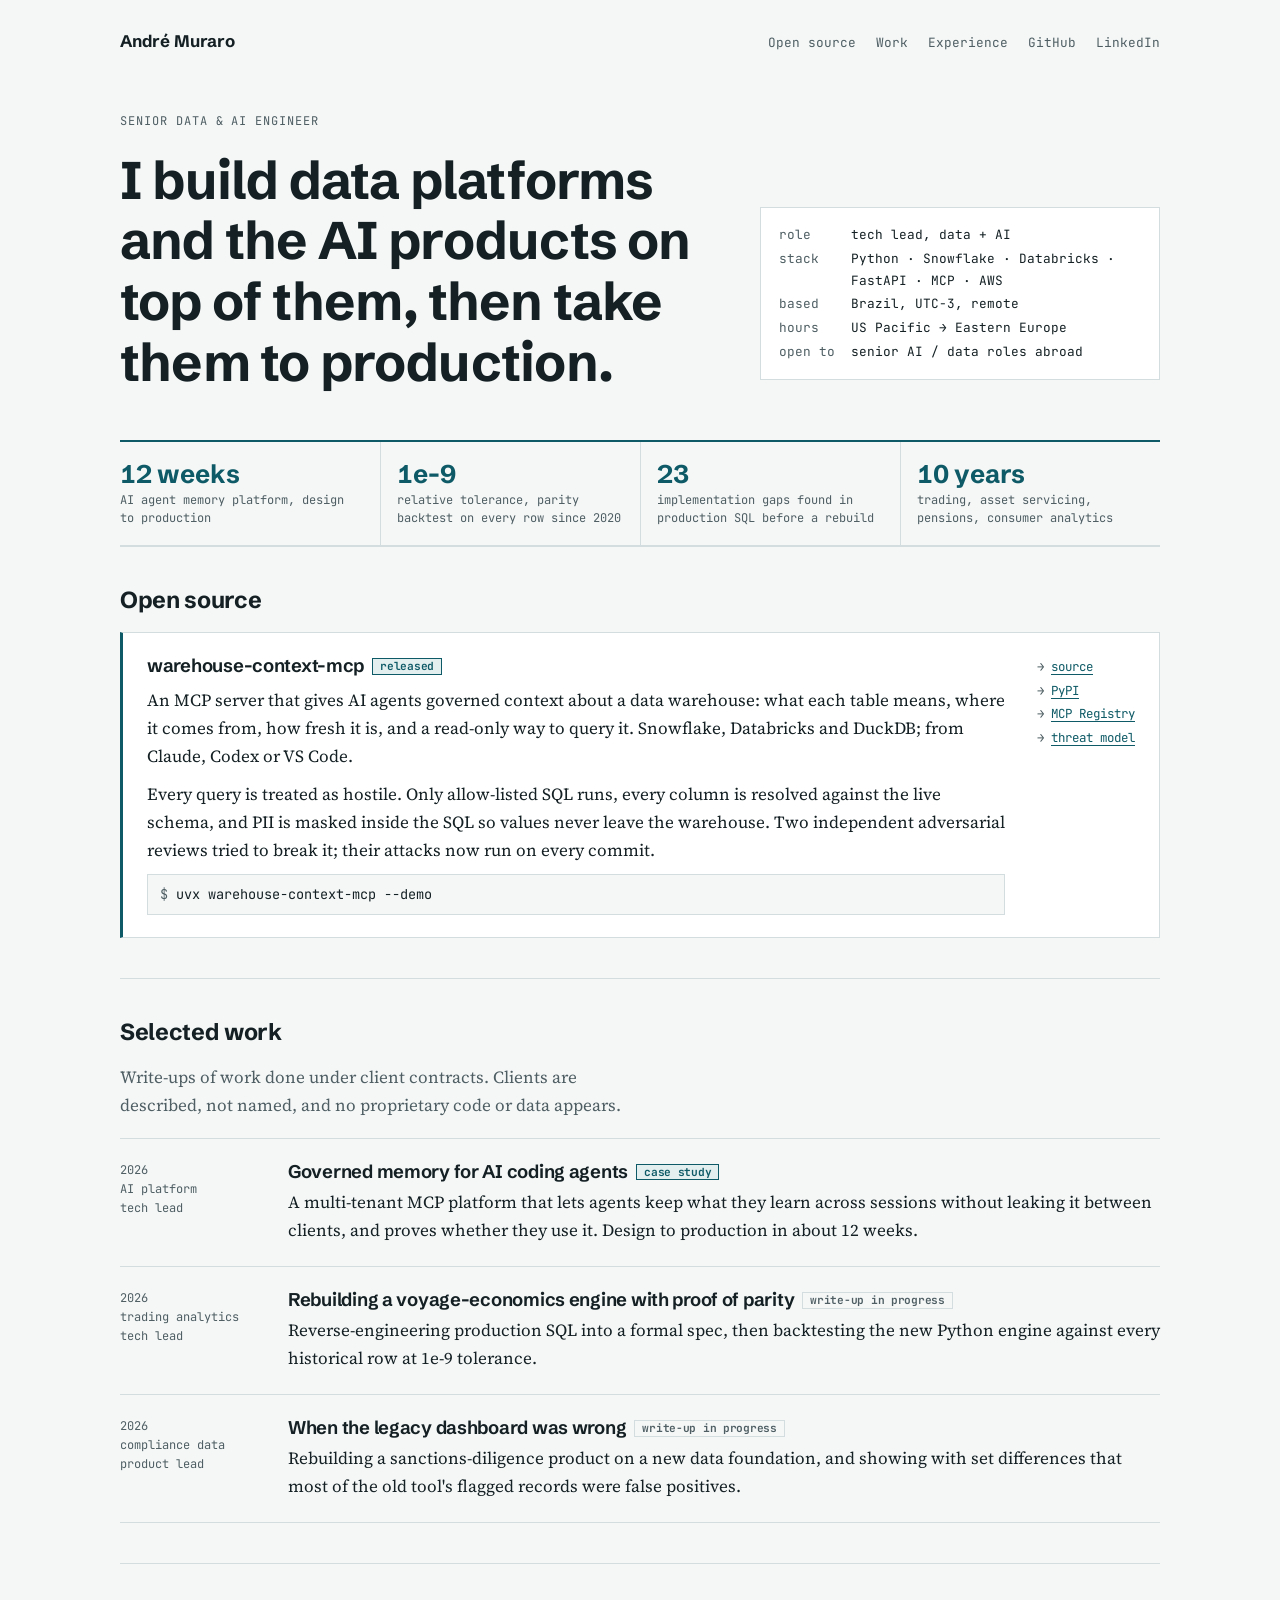
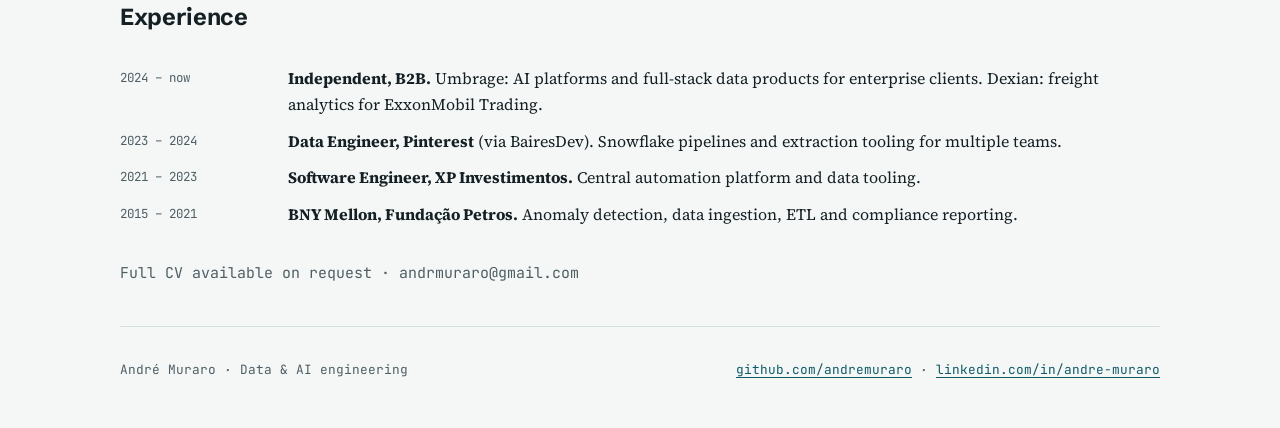
<file: index.html>
<!doctype html>
<html lang="en">
<head>
<meta charset="utf-8">
<meta name="viewport" content="width=device-width, initial-scale=1, viewport-fit=cover">
<title>André Muraro</title>
<link rel="alternate" type="application/atom+xml" title="André Muraro · Writing" href="/feed.xml">
<meta name="claude:viewport-fit-sides" content="cover">
<meta name="description" content="Senior data and AI engineer: data platforms and the AI products on top of them.">
<meta property="og:type" content="website">
<meta property="og:title" content="André Muraro">
<meta property="og:description" content="Senior data and AI engineer: data platforms and the AI products on top of them.">
<meta property="og:url" content="https://andremuraro.github.io/">
<!-- share:site -->
<link rel="preconnect" href="https://fonts.googleapis.com"><link rel="preconnect" href="https://fonts.gstatic.com" crossorigin><link rel="stylesheet" href="https://fonts.googleapis.com/css2?family=JetBrains+Mono:wght@400;500&family=Schibsted+Grotesk:wght@500;650;700&family=Source+Serif+4:ital,opsz,wght@0,8..60,400;0,8..60,600;1,8..60,400&display=swap">
<style>
/* Layout: one 68ch reading column; a wider band for the stat strip and case-study list. Data-instrument feel: mono labels, hairline rules, one teal accent. */
:root {
  --bg: #F5F7F7;
  --surface: #FFFFFF;
  --fg: #142024;
  --muted: #4E5E63;
  --rule: #D3DCDE;
  --accent: #0E5A66;
  --accent-soft: #E3EEEF;
  --display: "Schibsted Grotesk", "Helvetica Neue", Arial, sans-serif;
  --body: "Source Serif 4", Georgia, "Times New Roman", serif;
  --mono: "JetBrains Mono", ui-monospace, SFMono-Regular, Menlo, Consolas, monospace;
}
@media (prefers-color-scheme: dark) {
  :root:not([data-theme="light"]) {
    --bg: #0D1416; --surface: #131D20; --fg: #E4ECEE; --muted: #9FB0B5; --rule: #24343A; --accent: #6CC3CF; --accent-soft: #16292D; color-scheme: dark;
  }
}
:root[data-theme="dark"] {
  --bg: #0D1416; --surface: #131D20; --fg: #E4ECEE; --muted: #9FB0B5; --rule: #24343A; --accent: #6CC3CF; --accent-soft: #16292D; color-scheme: dark;
}
* { box-sizing: border-box; }
body {
  margin: 0; background: var(--bg); color: var(--fg);
  font-family: var(--body); font-size: 1.0625rem; line-height: 1.65;
  padding-left: max(16px, env(safe-area-inset-left, 0px));
  padding-right: max(16px, env(safe-area-inset-right, 0px));
}
a { color: var(--accent); text-underline-offset: 3px; }
a:hover { text-decoration-thickness: 2px; }
a:focus-visible { outline: 2px solid var(--accent); outline-offset: 3px; border-radius: 2px; }
.wrap { max-width: 68ch; margin: 0 auto; }
.wide { max-width: 1040px; margin: 0 auto; }
header.site { display: flex; flex-wrap: wrap; justify-content: space-between; align-items: baseline; gap: 8px 24px; padding-block: 28px 0; }
header.site .name { font-family: var(--display); font-weight: 700; font-size: 1.05rem; color: var(--fg); text-decoration: none; letter-spacing: -0.01em; }
header.site nav { display: flex; flex-wrap: wrap; gap: 6px 20px; font-family: var(--mono); font-size: 0.8rem; }
header.site nav a { color: var(--muted); text-decoration: none; }
header.site nav a:hover { color: var(--accent); }
h1, h2, h3 { font-family: var(--display); line-height: 1.15; text-wrap: balance; letter-spacing: -0.015em; margin: 0; }
h1 { font-size: clamp(2.1rem, 5vw, 3.3rem); font-weight: 700; }
h2 { font-size: 1.45rem; font-weight: 700; }
h3 { font-size: 1.15rem; font-weight: 650; }
.label { font-family: var(--mono); font-size: 0.75rem; letter-spacing: 0.08em; text-transform: uppercase; color: var(--muted); }
.lede { font-size: 1.25rem; line-height: 1.5; color: var(--fg); max-width: 34ch; }
p { margin: 0; text-wrap: pretty; }
.stack { display: flex; flex-direction: column; gap: 18px; }
section { padding-block: 40px; border-top: 1px solid var(--rule); }
footer { padding-block: 32px 48px; border-top: 1px solid var(--rule); font-family: var(--mono); font-size: 0.8rem; color: var(--muted); display: flex; flex-wrap: wrap; justify-content: space-between; gap: 8px 24px; }
code, .mono { font-family: var(--mono); font-size: 0.88em; }
@media (prefers-reduced-motion: no-preference) { a { transition: color .15s ease; } }
</style>
</head>
<body>
<style>
.hero { padding-block: 56px 48px; display: grid; grid-template-columns: minmax(0, 1.5fr) minmax(0, 1fr); gap: 40px; align-items: end; }
.spec { font-family: var(--mono); font-size: 0.8rem; line-height: 1.7; background: var(--surface); border: 1px solid var(--rule); padding: 16px 18px; display: grid; grid-template-columns: auto minmax(0, 1fr); gap: 2px 16px; }
.spec dt { color: var(--muted); }
.spec dd { margin: 0; color: var(--fg); }
.facts { display: grid; grid-template-columns: repeat(4, minmax(0, 1fr)); border-top: 2px solid var(--accent); border-bottom: 1px solid var(--rule); }
.fact { padding: 18px 16px 18px 0; display: flex; flex-direction: column; gap: 4px; }
.fact + .fact { padding-left: 16px; border-left: 1px solid var(--rule); }
.fact b { font-family: var(--display); font-size: 1.6rem; font-weight: 700; color: var(--accent); line-height: 1.1; font-variant-numeric: tabular-nums; }
.fact span { font-family: var(--mono); font-size: 0.75rem; color: var(--muted); line-height: 1.45; }
.cases { display: flex; flex-direction: column; }
.case { display: grid; grid-template-columns: 9rem minmax(0, 1fr); gap: 8px 24px; padding-block: 22px; border-bottom: 1px solid var(--rule); }
.case:first-of-type { border-top: 1px solid var(--rule); }
.case .meta { font-family: var(--mono); font-size: 0.75rem; color: var(--muted); line-height: 1.6; }
.case h3 a { color: var(--fg); text-decoration: none; }
.case h3 a:hover { color: var(--accent); }
.status { display: inline-block; font-family: var(--mono); font-size: 0.7rem; padding: 1px 7px; border: 1px solid var(--rule); color: var(--muted); margin-left: 8px; vertical-align: 2px; }
.status.live { border-color: var(--accent); color: var(--accent); background: var(--accent-soft); }
.oss { background: var(--surface); border: 1px solid var(--rule); border-left: 3px solid var(--accent); padding: 22px 24px; display: grid; grid-template-columns: minmax(0, 1fr) auto; gap: 14px 32px; align-items: start; }
.oss h3 a { color: var(--fg); text-decoration: none; }
.oss h3 a:hover { color: var(--accent); }
.oss .try { font-variant-ligatures: none; font-family: var(--mono); font-size: 0.85rem; background: var(--bg); border: 1px solid var(--rule); padding: 8px 12px; overflow-x: auto; white-space: nowrap; }
.oss .try::before { content: "$ "; color: var(--muted); }
.oss ul { list-style: none; margin: 0; padding: 0; font-family: var(--mono); font-size: 0.78rem; line-height: 1.9; }
.oss li::before { content: "\2192  "; color: var(--muted); }
.timeline { display: grid; grid-template-columns: 9rem minmax(0, 1fr); gap: 10px 24px; font-size: 1rem; }
.timeline dt { font-family: var(--mono); font-size: 0.78rem; color: var(--muted); padding-top: 3px; }
.timeline dd { margin: 0; }
.posts { list-style: none; margin: 0; padding: 0; }
.posts li { display: grid; grid-template-columns: 9rem minmax(0, 1fr); gap: 6px 24px; padding-block: 20px; border-bottom: 1px solid var(--rule); }
.posts li:first-child { border-top: 1px solid var(--rule); }
.posts time { font-family: var(--mono); font-size: 0.75rem; color: var(--muted); padding-top: 4px; }
.posts h3 a { color: var(--fg); text-decoration: none; }
.posts h3 a:hover { color: var(--accent); }
.posts p { margin-top: 6px; }
@media (max-width: 720px) {
  .posts li { grid-template-columns: minmax(0, 1fr); }
  .hero { grid-template-columns: minmax(0, 1fr); padding-block: 36px 32px; }
  .facts { grid-template-columns: repeat(2, minmax(0, 1fr)); }
  .fact:nth-child(3) { padding-left: 0; border-left: 0; }
  .fact:nth-child(n+3) { border-top: 1px solid var(--rule); }
  .case, .timeline, .oss { grid-template-columns: minmax(0, 1fr); }
}
</style>

<div class="wide">
<header class="site">
  <a class="name" href="index.html">André Muraro</a>
  <nav aria-label="Main">
    <a href="#open-source">Open source</a>
    <a href="#work">Work</a>
    <a href="#experience">Experience</a>
    <!-- writing:nav -->
    <a href="https://github.com/andremuraro">GitHub</a>
    <a href="https://www.linkedin.com/in/andre-muraro">LinkedIn</a>
  </nav>
</header>

<div class="hero">
  <div class="stack">
    <span class="label">Senior Data &amp; AI Engineer</span>
    <h1>I build data platforms and the AI products on top of them, then take them to production.</h1>
  </div>
  <dl class="spec" aria-label="At a glance">
    <dt>role</dt><dd>tech lead, data + AI</dd>
    <dt>stack</dt><dd>Python · Snowflake · Databricks · FastAPI · MCP · AWS</dd>
    <dt>based</dt><dd>Brazil, UTC−3, remote</dd>
    <dt>hours</dt><dd>US Pacific → Eastern Europe</dd>
    <dt>open to</dt><dd>senior AI / data roles abroad</dd>
  </dl>
</div>

<div class="facts" role="list">
  <div class="fact" role="listitem"><b>12 weeks</b><span>AI agent memory platform, design to production</span></div>
  <div class="fact" role="listitem"><b>1e-9</b><span>relative tolerance, parity backtest on every row since 2020</span></div>
  <div class="fact" role="listitem"><b>23</b><span>implementation gaps found in production SQL before a rebuild</span></div>
  <div class="fact" role="listitem"><b>10 years</b><span>trading, asset servicing, pensions, consumer analytics</span></div>
</div>
</div>

<div class="wide">
<section id="open-source" class="stack" aria-labelledby="oss-h">
  <h2 id="oss-h">Open source</h2>
  <article class="oss">
    <div class="stack" style="gap: 10px">
      <h3><a href="https://github.com/AndreMuraro/warehouse-context-mcp">warehouse-context-mcp</a><span class="status live">released</span></h3>
      <p>An MCP server that gives AI agents governed context about a data warehouse: what each table means, where it comes from, how fresh it is, and a read-only way to query it. Snowflake, Databricks and DuckDB; from Claude, Codex or VS Code.</p>
      <p>Every query is treated as hostile. Only allow-listed SQL runs, every column is resolved against the live schema, and PII is masked inside the SQL so values never leave the warehouse. Two independent adversarial reviews tried to break it; their attacks now run on every commit.</p>
      <div class="try">uvx warehouse-context-mcp --demo</div>
    </div>
    <ul aria-label="Links">
      <li><a href="https://github.com/AndreMuraro/warehouse-context-mcp">source</a></li>
      <li><a href="https://pypi.org/project/warehouse-context-mcp/">PyPI</a></li>
      <li><a href="https://registry.modelcontextprotocol.io/v0/servers?search=io.github.AndreMuraro/warehouse-context-mcp">MCP Registry</a></li>
      <li><a href="https://github.com/AndreMuraro/warehouse-context-mcp/blob/main/docs/threat-model.md">threat model</a></li>
    </ul>
  </article>
</section>
</div>

<div class="wide">
<section id="work" class="stack" aria-labelledby="work-h">
  <h2 id="work-h">Selected work</h2>
  <p style="color: var(--muted); max-width: 60ch">Write-ups of work done under client contracts. Clients are described, not named, and no proprietary code or data appears.</p>
  <div class="cases">
    <article class="case">
      <div class="meta">2026<br>AI platform<br>tech lead</div>
      <div class="stack" style="gap: 6px">
        <h3><a href="agent-memory-platform.html">Governed memory for AI coding agents</a><span class="status live">case study</span></h3>
        <p>A multi-tenant MCP platform that lets agents keep what they learn across sessions without leaking it between clients, and proves whether they use it. Design to production in about 12 weeks.</p>
      </div>
    </article>
    <article class="case">
      <div class="meta">2026<br>trading analytics<br>tech lead</div>
      <div class="stack" style="gap: 6px">
        <h3>Rebuilding a voyage-economics engine with proof of parity<span class="status">write-up in progress</span></h3>
        <p>Reverse-engineering production SQL into a formal spec, then backtesting the new Python engine against every historical row at 1e-9 tolerance.</p>
      </div>
    </article>
    <article class="case">
      <div class="meta">2026<br>compliance data<br>product lead</div>
      <div class="stack" style="gap: 6px">
        <h3>When the legacy dashboard was wrong<span class="status">write-up in progress</span></h3>
        <p>Rebuilding a sanctions-diligence product on a new data foundation, and showing with set differences that most of the old tool's flagged records were false positives.</p>
      </div>
    </article>
  </div>
</section>

<!-- writing:latest -->

<section id="experience" class="stack" aria-labelledby="exp-h">
  <h2 id="exp-h">Experience</h2>
  <dl class="timeline">
    <dt>2024 – now</dt><dd><strong>Independent, B2B.</strong> Umbrage: AI platforms and full-stack data products for enterprise clients. Dexian: freight analytics for ExxonMobil Trading.</dd>
    <dt>2023 – 2024</dt><dd><strong>Data Engineer, Pinterest</strong> (via BairesDev). Snowflake pipelines and extraction tooling for multiple teams.</dd>
    <dt>2021 – 2023</dt><dd><strong>Software Engineer, XP Investimentos.</strong> Central automation platform and data tooling.</dd>
    <dt>2015 – 2021</dt><dd><strong>BNY Mellon, Fundação Petros.</strong> Anomaly detection, data ingestion, ETL and compliance reporting.</dd>
  </dl>
  <p class="mono" style="color: var(--muted)">Full CV available on request · andrmuraro@gmail.com</p>
</section>

<footer>
  <span>André Muraro · Data &amp; AI engineering</span>
  <span><a href="https://github.com/andremuraro">github.com/andremuraro</a> · <a href="https://www.linkedin.com/in/andre-muraro">linkedin.com/in/andre-muraro</a></span>
</footer>
</div>

</body>
</html>
</file>
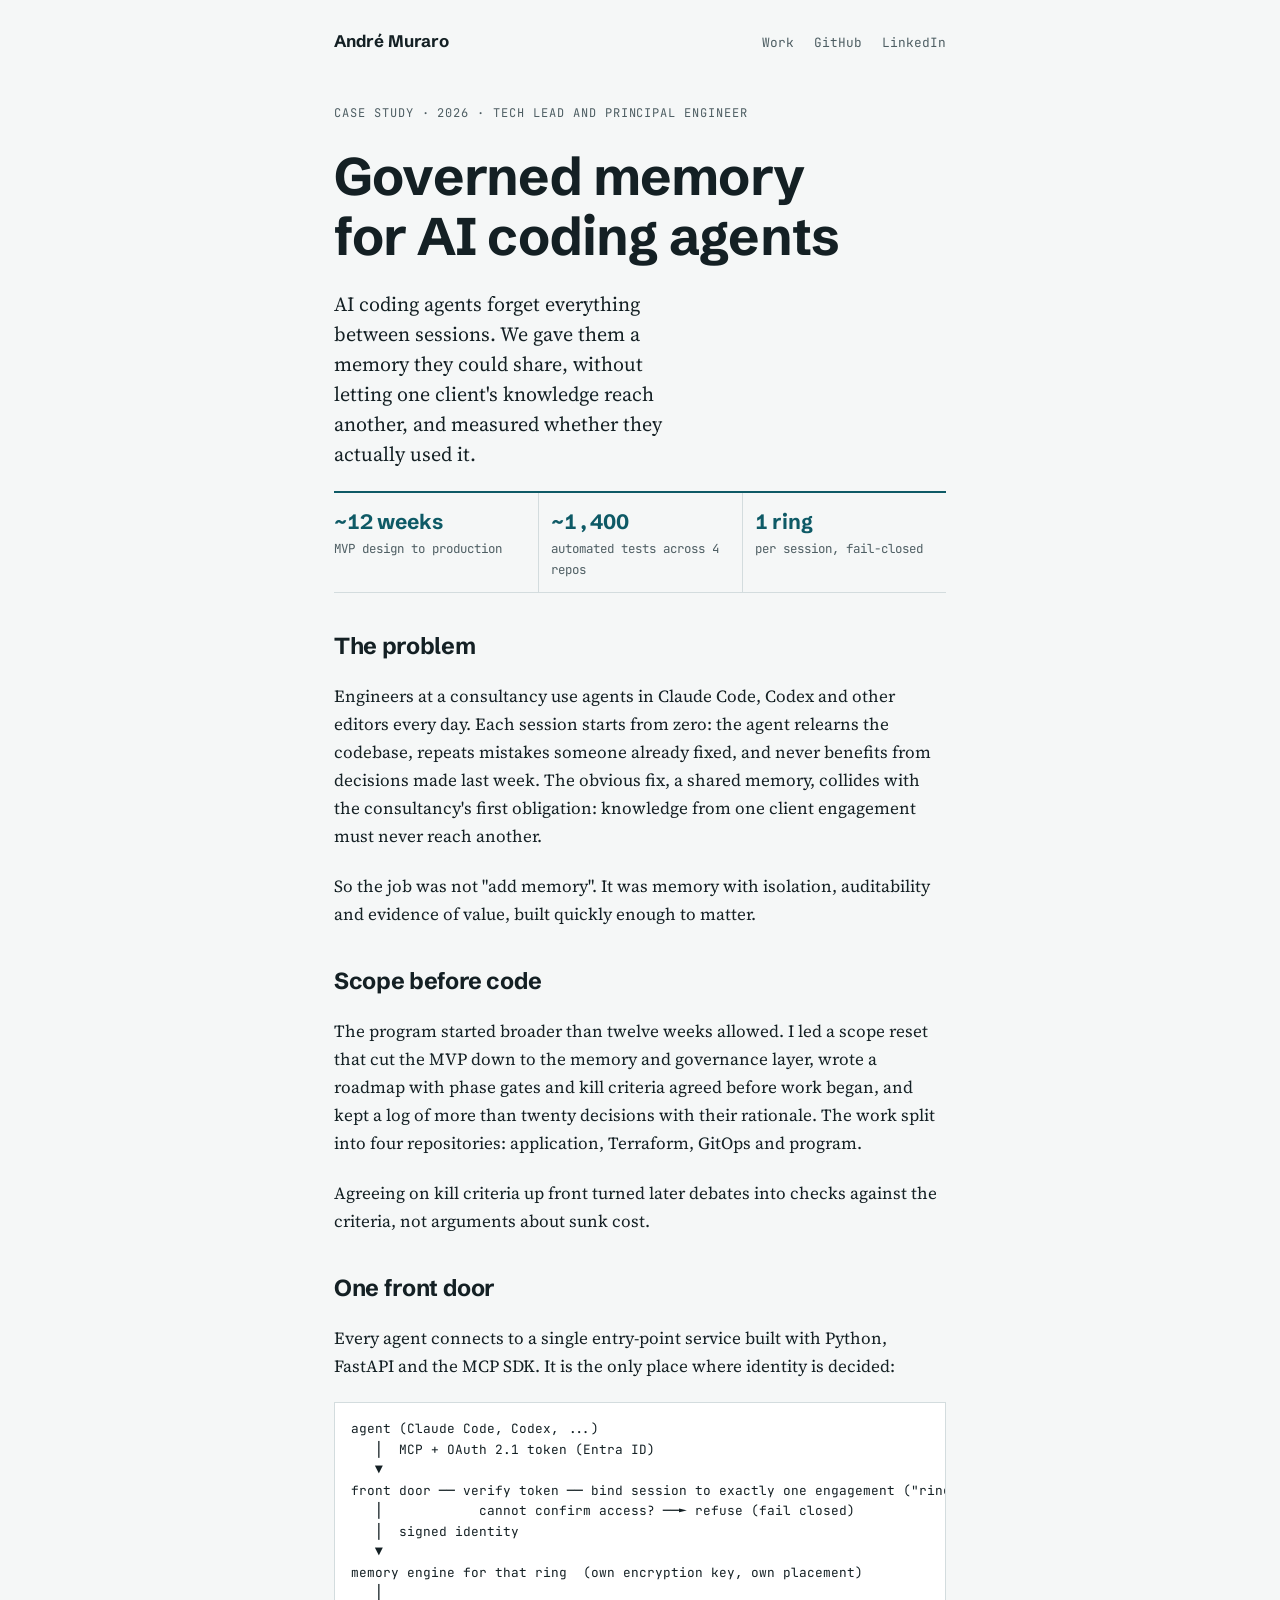
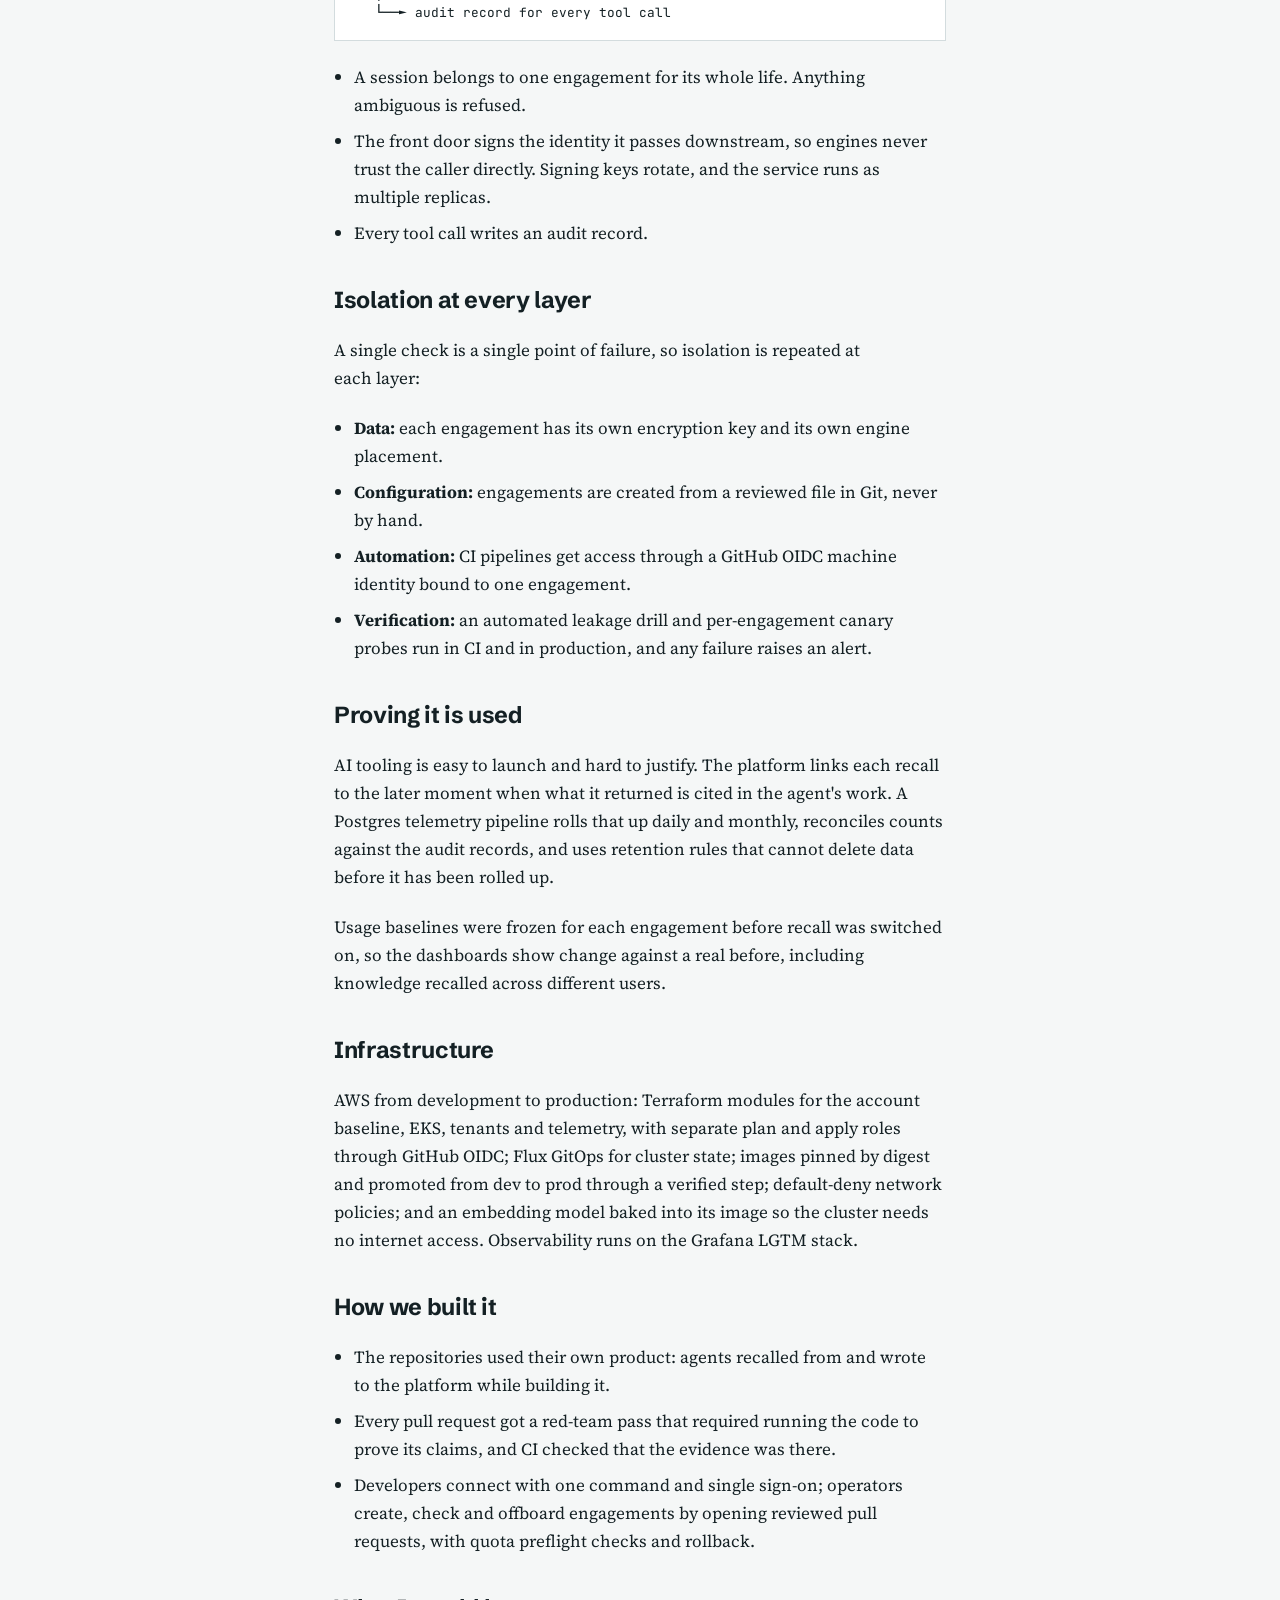
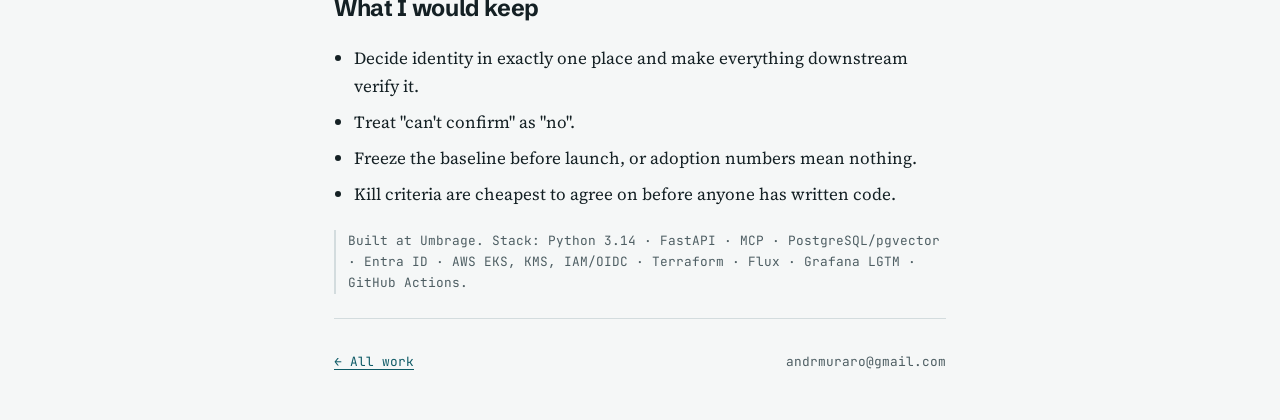
<file: agent-memory-platform.html>
<!doctype html>
<html lang="en">
<head>
<meta charset="utf-8">
<meta name="viewport" content="width=device-width, initial-scale=1, viewport-fit=cover">
<title>Governed memory for AI coding agents · André Muraro</title>
<meta name="claude:viewport-fit-sides" content="cover">
<meta name="description" content="Case study: a multi-tenant MCP memory platform for AI coding agents, design to production in about 12 weeks.">
<meta property="og:type" content="article">
<meta property="og:title" content="Governed memory for AI coding agents">
<meta property="og:description" content="Case study: a multi-tenant MCP memory platform for AI coding agents, design to production in about 12 weeks.">
<meta property="og:url" content="https://andremuraro.github.io/agent-memory-platform.html">
<!-- share:site -->
<link rel="preconnect" href="https://fonts.googleapis.com"><link rel="preconnect" href="https://fonts.gstatic.com" crossorigin><link rel="stylesheet" href="https://fonts.googleapis.com/css2?family=JetBrains+Mono:wght@400;500&family=Schibsted+Grotesk:wght@500;650;700&family=Source+Serif+4:ital,opsz,wght@0,8..60,400;0,8..60,600;1,8..60,400&display=swap">
<style>
/* Layout: one 68ch reading column; a wider band for the stat strip and case-study list. Data-instrument feel: mono labels, hairline rules, one teal accent. */
:root {
  --bg: #F5F7F7;
  --surface: #FFFFFF;
  --fg: #142024;
  --muted: #4E5E63;
  --rule: #D3DCDE;
  --accent: #0E5A66;
  --accent-soft: #E3EEEF;
  --display: "Schibsted Grotesk", "Helvetica Neue", Arial, sans-serif;
  --body: "Source Serif 4", Georgia, "Times New Roman", serif;
  --mono: "JetBrains Mono", ui-monospace, SFMono-Regular, Menlo, Consolas, monospace;
}
@media (prefers-color-scheme: dark) {
  :root:not([data-theme="light"]) {
    --bg: #0D1416; --surface: #131D20; --fg: #E4ECEE; --muted: #9FB0B5; --rule: #24343A; --accent: #6CC3CF; --accent-soft: #16292D; color-scheme: dark;
  }
}
:root[data-theme="dark"] {
  --bg: #0D1416; --surface: #131D20; --fg: #E4ECEE; --muted: #9FB0B5; --rule: #24343A; --accent: #6CC3CF; --accent-soft: #16292D; color-scheme: dark;
}
* { box-sizing: border-box; }
body {
  margin: 0; background: var(--bg); color: var(--fg);
  font-family: var(--body); font-size: 1.0625rem; line-height: 1.65;
  padding-left: max(16px, env(safe-area-inset-left, 0px));
  padding-right: max(16px, env(safe-area-inset-right, 0px));
}
a { color: var(--accent); text-underline-offset: 3px; }
a:hover { text-decoration-thickness: 2px; }
a:focus-visible { outline: 2px solid var(--accent); outline-offset: 3px; border-radius: 2px; }
.wrap { max-width: 68ch; margin: 0 auto; }
.wide { max-width: 1040px; margin: 0 auto; }
header.site { display: flex; flex-wrap: wrap; justify-content: space-between; align-items: baseline; gap: 8px 24px; padding-block: 28px 0; }
header.site .name { font-family: var(--display); font-weight: 700; font-size: 1.05rem; color: var(--fg); text-decoration: none; letter-spacing: -0.01em; }
header.site nav { display: flex; flex-wrap: wrap; gap: 6px 20px; font-family: var(--mono); font-size: 0.8rem; }
header.site nav a { color: var(--muted); text-decoration: none; }
header.site nav a:hover { color: var(--accent); }
h1, h2, h3 { font-family: var(--display); line-height: 1.15; text-wrap: balance; letter-spacing: -0.015em; margin: 0; }
h1 { font-size: clamp(2.1rem, 5vw, 3.3rem); font-weight: 700; }
h2 { font-size: 1.45rem; font-weight: 700; }
h3 { font-size: 1.15rem; font-weight: 650; }
.label { font-family: var(--mono); font-size: 0.75rem; letter-spacing: 0.08em; text-transform: uppercase; color: var(--muted); }
.lede { font-size: 1.25rem; line-height: 1.5; color: var(--fg); max-width: 34ch; }
p { margin: 0; text-wrap: pretty; }
.stack { display: flex; flex-direction: column; gap: 18px; }
section { padding-block: 40px; border-top: 1px solid var(--rule); }
footer { padding-block: 32px 48px; border-top: 1px solid var(--rule); font-family: var(--mono); font-size: 0.8rem; color: var(--muted); display: flex; flex-wrap: wrap; justify-content: space-between; gap: 8px 24px; }
code, .mono { font-family: var(--mono); font-size: 0.88em; }
@media (prefers-reduced-motion: no-preference) { a { transition: color .15s ease; } }
</style>
</head>
<body>
<style>
article.cs { padding-block: 48px 24px; display: flex; flex-direction: column; gap: 22px; }
article.cs h2 { margin-top: 18px; }
article.cs ul { margin: 0; padding-left: 1.2em; display: flex; flex-direction: column; gap: 8px; }
.facts-inline { display: grid; grid-template-columns: repeat(3, minmax(0, 1fr)); gap: 0; border-top: 2px solid var(--accent); border-bottom: 1px solid var(--rule); font-family: var(--mono); font-size: 0.78rem; color: var(--muted); }
.facts-inline div { padding: 12px 12px 12px 0; }
.facts-inline div + div { padding-left: 12px; border-left: 1px solid var(--rule); }
.facts-inline b { display: block; font-family: var(--display); font-size: 1.3rem; color: var(--accent); font-variant-numeric: tabular-nums; }
.flow { overflow-x: auto; background: var(--surface); border: 1px solid var(--rule); padding: 16px; }
.flow pre { margin: 0; font-family: var(--mono); font-size: 0.8rem; line-height: 1.6; color: var(--fg); }
.note { font-family: var(--mono); font-size: 0.8rem; color: var(--muted); border-left: 2px solid var(--rule); padding-left: 12px; }
@media (max-width: 560px) { .facts-inline { grid-template-columns: minmax(0, 1fr); } .facts-inline div + div { padding-left: 0; border-left: 0; border-top: 1px solid var(--rule); } }
</style>

<div class="wrap">
<header class="site">
  <a class="name" href="index.html">André Muraro</a>
  <nav aria-label="Main">
    <a href="index.html#work">Work</a>
    <!-- writing:nav -->
    <a href="https://github.com/andremuraro">GitHub</a>
    <a href="https://www.linkedin.com/in/andre-muraro">LinkedIn</a>
  </nav>
</header>

<article class="cs">
  <span class="label">Case study · 2026 · tech lead and principal engineer</span>
  <h1>Governed memory for AI coding agents</h1>
  <p class="lede">AI coding agents forget everything between sessions. We gave them a memory they could share, without letting one client's knowledge reach another, and measured whether they actually used it.</p>

  <div class="facts-inline">
    <div><b>~12 weeks</b>MVP design to production</div>
    <div><b>~1,400</b>automated tests across 4 repos</div>
    <div><b>1 ring</b>per session, fail-closed</div>
  </div>

  <h2>The problem</h2>
  <p>Engineers at a consultancy use agents in Claude Code, Codex and other editors every day. Each session starts from zero: the agent relearns the codebase, repeats mistakes someone already fixed, and never benefits from decisions made last week. The obvious fix, a shared memory, collides with the consultancy's first obligation: knowledge from one client engagement must never reach another.</p>
  <p>So the job was not "add memory". It was memory with isolation, auditability and evidence of value, built quickly enough to matter.</p>

  <h2>Scope before code</h2>
  <p>The program started broader than twelve weeks allowed. I led a scope reset that cut the MVP down to the memory and governance layer, wrote a roadmap with phase gates and kill criteria agreed before work began, and kept a log of more than twenty decisions with their rationale. The work split into four repositories: application, Terraform, GitOps and program.</p>
  <p>Agreeing on kill criteria up front turned later debates into checks against the criteria, not arguments about sunk cost.</p>

  <h2>One front door</h2>
  <p>Every agent connects to a single entry-point service built with Python, FastAPI and the MCP SDK. It is the only place where identity is decided:</p>
  <div class="flow" role="img" aria-label="Request flow from an agent through the front door to a per-engagement memory engine">
<pre>agent (Claude Code, Codex, ...)
   │  MCP + OAuth 2.1 token (Entra ID)
   ▼
front door ── verify token ── bind session to exactly one engagement ("ring")
   │            cannot confirm access? ──► refuse (fail closed)
   │  signed identity
   ▼
memory engine for that ring  (own encryption key, own placement)
   │
   └──► audit record for every tool call</pre>
  </div>
  <ul>
    <li>A session belongs to one engagement for its whole life. Anything ambiguous is refused.</li>
    <li>The front door signs the identity it passes downstream, so engines never trust the caller directly. Signing keys rotate, and the service runs as multiple replicas.</li>
    <li>Every tool call writes an audit record.</li>
  </ul>

  <h2>Isolation at every layer</h2>
  <p>A single check is a single point of failure, so isolation is repeated at each layer:</p>
  <ul>
    <li><strong>Data:</strong> each engagement has its own encryption key and its own engine placement.</li>
    <li><strong>Configuration:</strong> engagements are created from a reviewed file in Git, never by hand.</li>
    <li><strong>Automation:</strong> CI pipelines get access through a GitHub OIDC machine identity bound to one engagement.</li>
    <li><strong>Verification:</strong> an automated leakage drill and per-engagement canary probes run in CI and in production, and any failure raises an alert.</li>
  </ul>

  <h2>Proving it is used</h2>
  <p>AI tooling is easy to launch and hard to justify. The platform links each recall to the later moment when what it returned is cited in the agent's work. A Postgres telemetry pipeline rolls that up daily and monthly, reconciles counts against the audit records, and uses retention rules that cannot delete data before it has been rolled up.</p>
  <p>Usage baselines were frozen for each engagement before recall was switched on, so the dashboards show change against a real before, including knowledge recalled across different users.</p>

  <h2>Infrastructure</h2>
  <p>AWS from development to production: Terraform modules for the account baseline, EKS, tenants and telemetry, with separate plan and apply roles through GitHub OIDC; Flux GitOps for cluster state; images pinned by digest and promoted from dev to prod through a verified step; default-deny network policies; and an embedding model baked into its image so the cluster needs no internet access. Observability runs on the Grafana LGTM stack.</p>

  <h2>How we built it</h2>
  <ul>
    <li>The repositories used their own product: agents recalled from and wrote to the platform while building it.</li>
    <li>Every pull request got a red-team pass that required running the code to prove its claims, and CI checked that the evidence was there.</li>
    <li>Developers connect with one command and single sign-on; operators create, check and offboard engagements by opening reviewed pull requests, with quota preflight checks and rollback.</li>
  </ul>

  <h2>What I would keep</h2>
  <ul>
    <li>Decide identity in exactly one place and make everything downstream verify it.</li>
    <li>Treat "can't confirm" as "no".</li>
    <li>Freeze the baseline before launch, or adoption numbers mean nothing.</li>
    <li>Kill criteria are cheapest to agree on before anyone has written code.</li>
  </ul>

  <p class="note">Built at Umbrage. Stack: Python 3.14 · FastAPI · MCP · PostgreSQL/pgvector · Entra ID · AWS EKS, KMS, IAM/OIDC · Terraform · Flux · Grafana LGTM · GitHub Actions.</p>
</article>

<footer>
  <a href="index.html">← All work</a>
  <span>andrmuraro@gmail.com</span>
</footer>
</div>

</body>
</html>
</file>
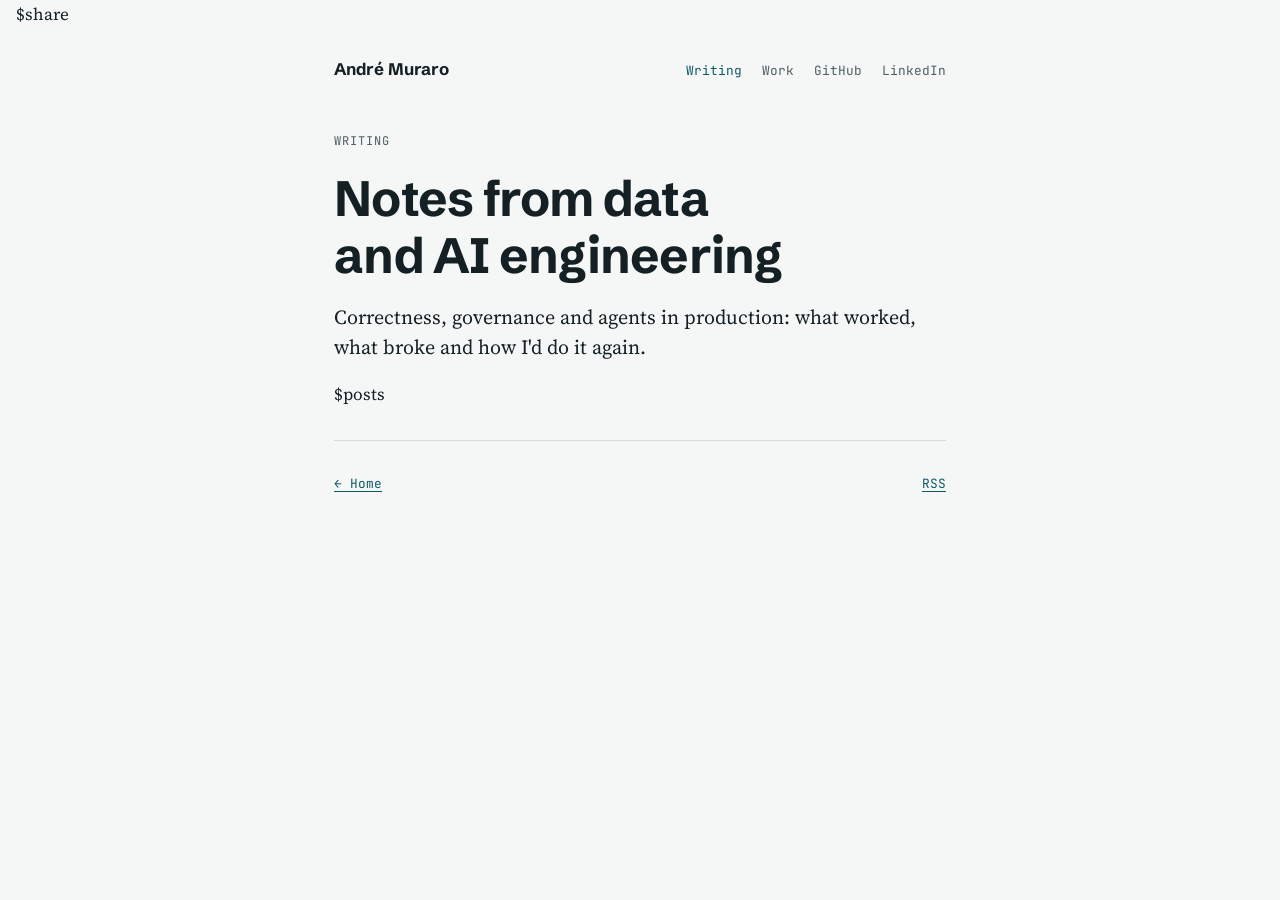
<file: templates/writing.html>
<!doctype html>
<html lang="en">
<head>
<meta charset="utf-8">
<meta name="viewport" content="width=device-width, initial-scale=1, viewport-fit=cover">
<title>Writing · André Muraro</title>
<meta name="description" content="Notes on data and AI engineering: correctness, governance and agents in production.">
<link rel="canonical" href="$url">
<meta property="og:type" content="website">
<meta property="og:title" content="Writing · André Muraro">
<meta property="og:description" content="Notes on data and AI engineering: correctness, governance and agents in production.">
<meta property="og:url" content="$url">
$share
<link rel="alternate" type="application/atom+xml" title="André Muraro · Writing" href="/feed.xml">
<link rel="preconnect" href="https://fonts.googleapis.com"><link rel="preconnect" href="https://fonts.gstatic.com" crossorigin><link rel="stylesheet" href="https://fonts.googleapis.com/css2?family=JetBrains+Mono:wght@400;500&family=Schibsted+Grotesk:wght@500;650;700&family=Source+Serif+4:ital,opsz,wght@0,8..60,400;0,8..60,600;1,8..60,400&display=swap">
<link rel="stylesheet" href="/assets/site.css">
</head>
<body>
<div class="wrap">
<header class="site">
  <a class="name" href="/">André Muraro</a>
  <nav aria-label="Main">
    <a href="/writing/" aria-current="page">Writing</a>
    <a href="/#work">Work</a>
    <a href="https://github.com/andremuraro">GitHub</a>
    <a href="https://www.linkedin.com/in/andre-muraro">LinkedIn</a>
  </nav>
</header>

<main class="stack" style="padding-block: 48px 32px">
  <span class="label">Writing</span>
  <h1>Notes from data and AI engineering</h1>
  <p class="lede">Correctness, governance and agents in production: what worked, what broke and how I'd do it again.</p>
  $posts
</main>

<footer>
  <a href="/">← Home</a>
  <a href="/feed.xml">RSS</a>
</footer>
</div>
</body>
</html>
</file>
<file: assets/site.css>
/* Shared styles for generated pages (writing). Same tokens as the hand-written pages:
   one 68ch reading column, mono labels, hairline rules, one teal accent. */
:root {
  --bg: #F5F7F7;
  --surface: #FFFFFF;
  --fg: #142024;
  --muted: #4E5E63;
  --rule: #D3DCDE;
  --accent: #0E5A66;
  --accent-soft: #E3EEEF;
  --display: "Schibsted Grotesk", "Helvetica Neue", Arial, sans-serif;
  --body: "Source Serif 4", Georgia, "Times New Roman", serif;
  --mono: "JetBrains Mono", ui-monospace, SFMono-Regular, Menlo, Consolas, monospace;
}
@media (prefers-color-scheme: dark) {
  :root:not([data-theme="light"]) {
    --bg: #0D1416; --surface: #131D20; --fg: #E4ECEE; --muted: #9FB0B5; --rule: #24343A; --accent: #6CC3CF; --accent-soft: #16292D; color-scheme: dark;
  }
}
:root[data-theme="dark"] {
  --bg: #0D1416; --surface: #131D20; --fg: #E4ECEE; --muted: #9FB0B5; --rule: #24343A; --accent: #6CC3CF; --accent-soft: #16292D; color-scheme: dark;
}
* { box-sizing: border-box; }
body {
  margin: 0; background: var(--bg); color: var(--fg);
  font-family: var(--body); font-size: 1.0625rem; line-height: 1.65;
  padding-left: max(16px, env(safe-area-inset-left, 0px));
  padding-right: max(16px, env(safe-area-inset-right, 0px));
}
a { color: var(--accent); text-underline-offset: 3px; }
a:hover { text-decoration-thickness: 2px; }
a:focus-visible { outline: 2px solid var(--accent); outline-offset: 3px; border-radius: 2px; }
.wrap { max-width: 68ch; margin: 0 auto; }
header.site { display: flex; flex-wrap: wrap; justify-content: space-between; align-items: baseline; gap: 8px 24px; padding-block: 28px 0; }
header.site .name { font-family: var(--display); font-weight: 700; font-size: 1.05rem; color: var(--fg); text-decoration: none; letter-spacing: -0.01em; }
header.site nav { display: flex; flex-wrap: wrap; gap: 6px 20px; font-family: var(--mono); font-size: 0.8rem; }
header.site nav a { color: var(--muted); text-decoration: none; }
header.site nav a:hover, header.site nav a[aria-current] { color: var(--accent); }
h1, h2, h3 { font-family: var(--display); line-height: 1.15; text-wrap: balance; letter-spacing: -0.015em; margin: 0; }
h1 { font-size: clamp(2.1rem, 5vw, 3.1rem); font-weight: 700; }
h2 { font-size: 1.45rem; font-weight: 700; }
h3 { font-size: 1.15rem; font-weight: 650; }
p { margin: 0; text-wrap: pretty; }
.label { font-family: var(--mono); font-size: 0.75rem; letter-spacing: 0.08em; text-transform: uppercase; color: var(--muted); }
.lede { font-size: 1.25rem; line-height: 1.5; color: var(--fg); }
.mono, code { font-family: var(--mono); font-size: 0.88em; }
code, pre, .mono { font-variant-ligatures: none; }
.stack { display: flex; flex-direction: column; gap: 18px; }
footer { padding-block: 32px 48px; border-top: 1px solid var(--rule); font-family: var(--mono); font-size: 0.8rem; color: var(--muted); display: flex; flex-wrap: wrap; justify-content: space-between; gap: 8px 24px; }
.status { display: inline-block; font-family: var(--mono); font-size: 0.7rem; padding: 1px 7px; border: 1px solid var(--rule); color: var(--muted); margin-left: 8px; vertical-align: 2px; }

/* Post */
article.post { padding-block: 48px 32px; display: flex; flex-direction: column; gap: 20px; }
article.post .tags { font-family: var(--mono); font-size: 0.78rem; color: var(--muted); }
.prose { display: flex; flex-direction: column; gap: 18px; }
.prose h2 { margin-top: 22px; }
.prose h3 { margin-top: 10px; }
.prose h2 .header-anchor, .prose h3 .header-anchor { color: var(--rule); text-decoration: none; margin-left: 0.3em; font-weight: 400; }
.prose h2:hover .header-anchor, .prose h3:hover .header-anchor { color: var(--muted); }
.prose h2 { scroll-margin-top: 16px; }
.prose ul, .prose ol { margin: 0; padding-left: 1.3em; display: flex; flex-direction: column; gap: 8px; }
.prose li > p { display: inline; }
.prose blockquote { margin: 0; padding: 2px 0 2px 16px; border-left: 3px solid var(--accent); color: var(--muted); }
.prose code { background: var(--accent-soft); padding: 0.1em 0.3em; border-radius: 3px; overflow-wrap: anywhere; }
.prose pre { margin: 0; background: var(--surface); border: 1px solid var(--rule); padding: 14px 16px; overflow-x: auto; line-height: 1.55; }
.prose pre code { background: none; padding: 0; font-size: 0.82rem; overflow-wrap: normal; }
.prose table { border-collapse: collapse; width: 100%; font-size: 0.95rem; display: block; overflow-x: auto; }
.prose th, .prose td { text-align: left; padding: 8px 12px 8px 0; border-bottom: 1px solid var(--rule); vertical-align: top; }
.prose th { font-family: var(--mono); font-size: 0.75rem; letter-spacing: 0.04em; text-transform: uppercase; color: var(--muted); font-weight: 500; }
.prose hr { border: 0; border-top: 1px solid var(--rule); width: 100%; margin: 8px 0; }
.prose img { max-width: 100%; height: auto; }
.prose .footnotes-sep { display: none; }
.prose .footnotes { font-size: 0.9rem; color: var(--muted); border-top: 1px solid var(--rule); padding-top: 12px; }
.prose .footnote-ref a, .prose .footnote-backref { text-decoration: none; }

/* Writing index and post lists */
.posts { list-style: none; margin: 0; padding: 0; }
.posts li { display: grid; grid-template-columns: 7rem minmax(0, 1fr); gap: 6px 24px; padding-block: 20px; border-bottom: 1px solid var(--rule); }
.posts li:first-child { border-top: 1px solid var(--rule); }
.posts time { font-family: var(--mono); font-size: 0.78rem; color: var(--muted); padding-top: 4px; }
.posts h3 a { color: var(--fg); text-decoration: none; }
.posts h3 a:hover { color: var(--accent); }
.posts p { margin-top: 6px; color: var(--muted); }
.empty { color: var(--muted); }
@media (max-width: 560px) { .posts li { grid-template-columns: minmax(0, 1fr); } }
@media (prefers-reduced-motion: no-preference) { a { transition: color .15s ease; } }

/* Optional hero image on a post (front matter `image`). */
.post .hero { margin: 28px 0 8px; }
.post .hero img { display: block; width: 100%; height: auto; border-radius: 4px; border: 1px solid var(--rule); }
.post .hero figcaption { font-family: var(--mono); font-size: 0.75rem; color: var(--muted); margin-top: 6px; }
</file>
